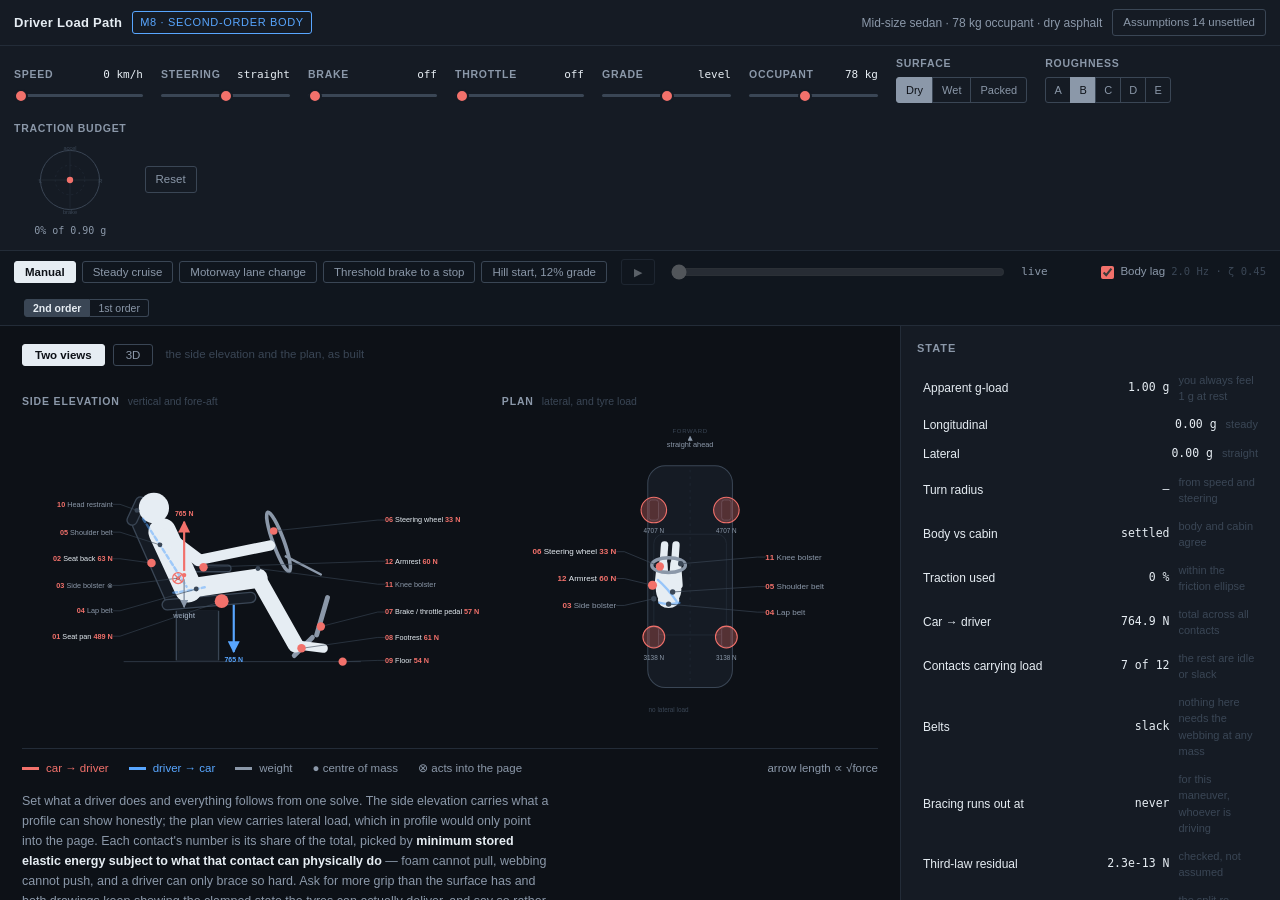
<file: index.html>
<!doctype html>
<html lang="en">
<head>
<meta charset="utf-8">
<meta name="viewport" content="width=device-width, initial-scale=1">
<title>Driver Load Path — where the car touches you</title>
<link rel="icon" href="data:image/svg+xml,%3Csvg xmlns='http://www.w3.org/2000/svg' viewBox='0 0 32 32'%3E%3Ccircle cx='13' cy='9' r='4' fill='%23e6edf3'/%3E%3Cpath d='M13 13 L11 21 L22 21' stroke='%23e6edf3' stroke-width='5' fill='none' stroke-linecap='round' stroke-linejoin='round'/%3E%3Cpath d='M24 16 V7' stroke='%23f2716b' stroke-width='2.4' fill='none'/%3E%3Cpath d='M24 5 l3 4 h-6z' fill='%23f2716b'/%3E%3Cpath d='M6 18 v9' stroke='%2358a6ff' stroke-width='2.4' fill='none'/%3E%3Cpath d='M6 29 l-3-4 h6z' fill='%2358a6ff'/%3E%3C/svg%3E">
<link rel="stylesheet" href="styles.css">
</head>
<body>
  <header id="toolbar">
    <span class="brand">Driver&nbsp;Load&nbsp;Path</span>
    <span class="milestone">M8 · second-order body</span>
    <div class="spacer"></div>
    <span id="readout" class="readout"></span>
    <button id="btn-assumptions" class="ghost" type="button">Assumptions</button>
  </header>

  <div id="controls"></div>
  <div id="transport"></div>
  <p id="limit-banner" class="limit-banner" hidden></p>

  <main id="stage">
    <section id="figure-wrap">
      <div class="view-switch">
        <button type="button" class="vs-btn on" data-view="2d">Two views</button>
        <button type="button" class="vs-btn" data-view="3d">3D</button>
        <span class="vs-note" id="vs-note">the side elevation and the plan, as built</span>
      </div>
      <div id="pane-3d" hidden>
        <h2 class="fig-title">The resultant, in three dimensions <span>drag to orbit</span></h2>
        <div id="scene3d"></div>
        <p class="sc-readout" id="scene3d-readout"></p>
        <p class="caption">
          The side elevation carries x and z; the plan carries x and y. Between
          them they cover all three axes but never at once, and in a
          <strong>combined maneuver</strong> — braking while turning — the force
          into the driver has all three components simultaneously. So the same
          vector is drawn three times here from one origin at one scale: whole,
          then with the lateral axis dropped (all the side elevation can hold),
          then with the vertical dropped (all the plan can hold). The dashed
          arrows are visibly shorter and point somewhere else; the angle on each
          is how far the force leans out of that drawing's plane. That is what
          the &otimes; in the side view has been admitting since M1, measured.
          There is no body in this view: a figure was built, and cut, because at
          every camera angle it read as a zigzag rather than a driver and drew
          the eye away from the one thing the view is for.
        </p>
      </div>
      <div class="figures">
        <div class="fig-col">
          <h2 class="fig-title">Side elevation <span>vertical and fore-aft</span></h2>
          <div id="figure"></div>
        </div>
        <div class="fig-col fig-col-plan">
          <h2 class="fig-title">Plan <span>lateral, and tyre load</span></h2>
          <div id="figure-plan"></div>
        </div>
      </div>
      <p class="legend">
        <span class="key act">car → driver</span>
        <span class="key react">driver → car</span>
        <span class="key grav">weight</span>
        <span class="key sym">● centre of mass</span>
        <span class="key sym">⊗ acts into the page</span>
        <span class="scale">arrow length ∝ √force</span>
      </p>
      <p class="caption">
        Set what a driver does and everything follows from one solve. The side
        elevation carries what a profile can show honestly; the plan view
        carries lateral load, which in profile would only point into the page.
        Each contact's number is its share of the total, picked by
        <strong>minimum stored elastic energy subject to what that contact can
        physically do</strong> — foam cannot pull, webbing cannot push, and a
        driver can only brace so hard. Ask for more grip than the surface has
        and both drawings keep showing the clamped state the tyres can actually
        deliver, and say so rather than extrapolating.
      </p>
      <p class="caption">
        With <strong>body lag</strong> on, the occupant follows the cabin as a
        <strong>mass on a spring</strong> — 2.0&nbsp;Hz, damping 0.45 — so
        mid-maneuver the two drawings deliberately disagree: the tyre loads in
        plan have already moved while the body in elevation is still arriving.
        Then it arrives and keeps going. At the end of a hard stop the car is
        stationary and the occupant is still rocking, which is the part you
        actually feel and the part the model could not show until M8. The
        <em>1st order</em> button runs the older response for comparison: it
        reaches 90% in 0.58&nbsp;s instead of 0.16&nbsp;s and, being
        first-order, cannot overshoot at all. The gap is the readout marked
        <em>body vs cabin</em>, and it says whether the occupant is still
        arriving or has gone past. It closes to nothing whenever the inputs
        hold still, so every settled number is the same with the lag on or
        off, either model — asserted by a test against both.
      </p>
      <section id="vib-block">
        <h2 class="fig-title">Vibration <span>a different quantity, in different units</span></h2>
        <div id="spectrum"></div>
        <p class="caption">
          Everything above is force in newtons at one instant. This is
          <strong>whole-body vibration</strong>: a weighted RMS acceleration in
          m/s² spread over frequency, evaluated per ISO 2631-1. The two are
          deliberately not combined — a comfort index averaged into a force
          arrow would satisfy neither. They share the speed and the road, and
          nothing else. The <em>weighted</em> trace is what the seated body is
          sensitive to; the gap between it and the raw trace is the human
          weighting doing its work, discarding energy the seat really does
          deliver but the body barely registers.
        </p>
      </section>
    </section>

    <aside id="panel">
      <section>
        <h2>State</h2>
        <div id="state-rows" class="rows"></div>
      </section>

      <section>
        <h2>Ride <span class="count">ISO 2631-1</span></h2>
        <div id="vib-rows" class="rows"></div>
        <div id="vib-bands"></div>
      </section>

      <section>
        <h2>Contacts <span class="count">12</span></h2>
        <div id="contact-rows" class="rows"></div>
      </section>

      <section>
        <h2>Selected</h2>
        <div id="detail"></div>
      </section>

      <section>
        <h2>Body segments <span class="count">14</span></h2>
        <p class="muted">
          Force each segment needs just to be held up, from equation 5. A hand
          weighs little; a trunk is half of you.
        </p>
        <div id="segment-rows" class="rows"></div>
      </section>

      <section>
        <h2>Numbers you should not quote yet</h2>
        <p class="muted">
          The force split leans on these first. Full list in
          <strong>Assumptions</strong>, top right.
        </p>
        <div id="caveats"></div>
      </section>
    </aside>
  </main>

  <script src="js/model/constants.js"></script>
  <script src="js/model/touchpoints.js"></script>
  <script src="js/model/vehicle.js"></script>
  <script src="js/model/occupant.js"></script>
  <script src="js/model/contacts.js"></script>
  <script src="js/model/scenarios.js"></script>
  <script src="js/model/vibration.js"></script>
  <script src="js/model/anatomy.js"></script>
  <script src="js/view2d/vectors.js"></script>
  <script src="js/view2d/side.js"></script>
  <script src="js/view2d/plan.js"></script>
  <script src="js/view2d/spectrum.js"></script>
  <script src="js/view3d/scene.js"></script>
  <script src="js/ui/assumptions.js"></script>
  <script src="js/ui/controls.js"></script>
  <script src="js/ui/transport.js"></script>
  <script src="js/app.js"></script>
</body>
</html>
</file>
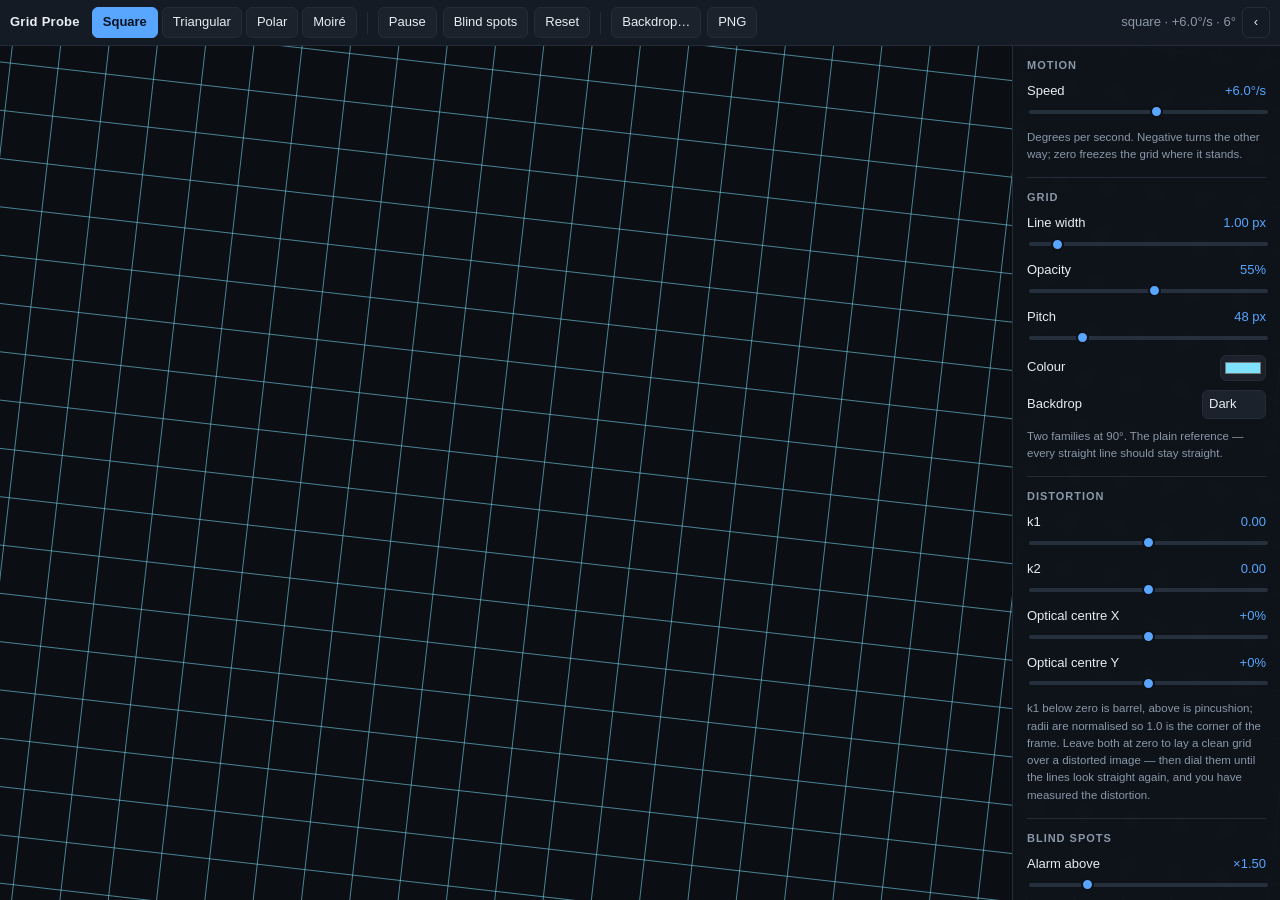
<file: apps/gridprobe/index.html>
<!doctype html>
<html lang="en">
<head>
<meta charset="utf-8">
<meta name="viewport" content="width=device-width, initial-scale=1">
<title>Grid Probe — rotating grid, blind spots</title>
<link rel="icon" href="data:image/svg+xml,%3Csvg xmlns='http://www.w3.org/2000/svg' viewBox='0 0 32 32'%3E%3Cg stroke='%2358a6ff' stroke-width='1.6' fill='none' transform='rotate(18 16 16)'%3E%3Cpath d='M4 10h24M4 16h24M4 22h24M10 4v24M16 4v24M22 4v24'/%3E%3C/g%3E%3Ccircle cx='21' cy='11' r='4.5' fill='%23f2716b' opacity='.85'/%3E%3C/svg%3E">
<link rel="stylesheet" href="styles.css">
</head>
<body>
  <header id="toolbar">
    <span class="brand">Grid&nbsp;Probe</span>

    <div class="forms" role="group" aria-label="Grid form">
      <button class="form active" data-form="square" title="Square grid (1)">Square</button>
      <button class="form" data-form="triangular" title="Triangular grid (2)">Triangular</button>
      <button class="form" data-form="polar" title="Rings and spokes (3)">Polar</button>
      <button class="form" data-form="moire" title="Two counter-rotating grids (4)">Moiré</button>
    </div>

    <div class="sep"></div>

    <button id="btn-play" title="Pause / resume rotation (Space)">Pause</button>
    <button id="btn-blind" title="Show the blind-spot map (B)">Blind spots</button>
    <button id="btn-reset" title="Back to defaults (R)">Reset</button>

    <div class="sep"></div>

    <button id="btn-image" title="Use a screenshot or photo as the backdrop">Backdrop…</button>
    <button id="btn-png" title="Save the current frame as .png">PNG</button>

    <div class="spacer"></div>
    <span id="readout" class="readout"></span>
    <button id="btn-panel" class="ghost" title="Hide the controls (H)">‹</button>
    <input type="file" id="file-input" accept="image/*" hidden>
  </header>

  <main id="stage">
    <canvas id="canvas"></canvas>

    <aside id="panel">
      <section>
        <h2>Motion</h2>
        <label>Speed <output id="v-speed"></output>
          <input id="speed" type="range" min="-90" max="90" step="0.5" value="6">
        </label>
        <p class="note">Degrees per second. Negative turns the other way; zero freezes the grid where it stands.</p>
      </section>

      <section>
        <h2>Grid</h2>
        <label>Line width <output id="v-width"></output>
          <input id="width" type="range" min="0.25" max="8" step="0.25" value="1">
        </label>
        <label>Opacity <output id="v-opacity"></output>
          <input id="opacity" type="range" min="0.05" max="1" step="0.05" value="0.55">
        </label>
        <label>Pitch <output id="v-pitch"></output>
          <input id="pitch" type="range" min="8" max="200" step="2" value="48">
        </label>
        <label id="row-spokes" hidden>Spokes <output id="v-spokes"></output>
          <input id="spokes" type="range" min="3" max="36" step="1" value="12">
        </label>
        <label class="inline">Colour
          <input id="colour" type="color" value="#7fe3ff">
        </label>
        <label class="inline">Backdrop
          <select id="backdrop">
            <option value="dark">Dark</option>
            <option value="light">Light</option>
            <option value="grey">Mid grey</option>
            <option value="checker">Checker</option>
            <option value="image">Image…</option>
          </select>
        </label>
        <p class="note" id="form-note"></p>
      </section>

      <section>
        <h2>Distortion</h2>
        <label>k1 <output id="v-k1"></output>
          <input id="k1" type="range" min="-0.6" max="0.6" step="0.01" value="0">
        </label>
        <label>k2 <output id="v-k2"></output>
          <input id="k2" type="range" min="-0.4" max="0.4" step="0.01" value="0">
        </label>
        <label>Optical centre X <output id="v-ox"></output>
          <input id="ox" type="range" min="-40" max="40" step="1" value="0">
        </label>
        <label>Optical centre Y <output id="v-oy"></output>
          <input id="oy" type="range" min="-40" max="40" step="1" value="0">
        </label>
        <p class="note">k1 below zero is barrel, above is pincushion; radii are normalised so 1.0 is the corner of the frame. Leave both at zero to lay a clean grid over a distorted image — then dial them until the lines look straight again, and you have measured the distortion.</p>
      </section>

      <section>
        <h2>Blind spots</h2>
        <label>Alarm above <output id="v-threshold"></output>
          <input id="threshold" type="range" min="1.05" max="3" step="0.05" value="1.5">
        </label>
        <div class="legend" aria-hidden="true"></div>
        <div class="legend-scale"><span>tight</span><span>nominal</span><span>blind</span></div>
        <dl id="stats">
          <dt>Worst gap</dt><dd id="s-worst">—</dd>
          <dt>Over alarm</dt><dd id="s-over">—</dd>
          <dt>Unmapped</dt><dd id="s-unmapped">—</dd>
          <dt>Probe</dt><dd id="s-probe">click the canvas</dd>
        </dl>
        <p class="note">Every cell is scored by the widest gap that opens around it during a full turn, divided by the gap a clean grid of this pitch would leave. ×1 is as good as undistorted; ×2 means something twice as big can hide there.</p>
      </section>

      <section>
        <h2>Keys</h2>
        <dl class="keys">
          <dt>1–4</dt><dd>grid form</dd>
          <dt>Space</dt><dd>pause / resume</dd>
          <dt>B</dt><dd>blind-spot map</dd>
          <dt>[ ]</dt><dd>slower / faster</dd>
          <dt>− +</dt><dd>pitch</dd>
          <dt>H</dt><dd>hide the controls</dd>
          <dt>R</dt><dd>reset</dd>
        </dl>
      </section>
    </aside>
  </main>

  <script src="js/distort.js"></script>
  <script src="js/grid.js"></script>
  <script src="js/analyze.js"></script>
  <script src="js/render.js"></script>
  <script src="js/app.js"></script>
</body>
</html>
</file>
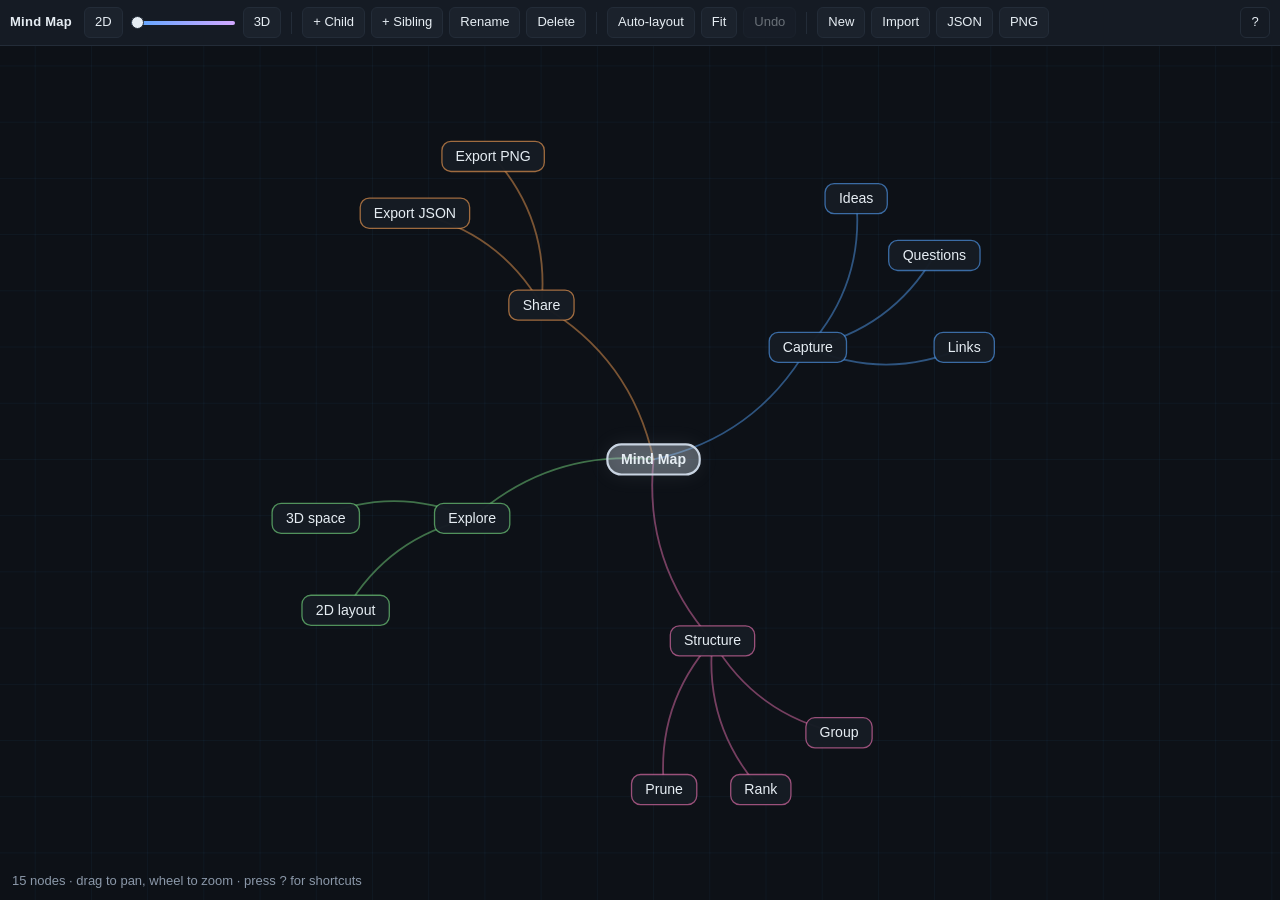
<file: apps/mindmap/index.html>
<!doctype html>
<html lang="en">
<head>
<meta charset="utf-8">
<meta name="viewport" content="width=device-width, initial-scale=1">
<title>Mind Map — 2D / 3D</title>
<link rel="icon" href="data:image/svg+xml,%3Csvg xmlns='http://www.w3.org/2000/svg' viewBox='0 0 32 32'%3E%3Cpath d='M16 16 26 8 M16 16 26 24 M16 16 6 16' stroke='%2358a6ff' stroke-width='2' fill='none'/%3E%3Ccircle cx='16' cy='16' r='5' fill='%2358a6ff'/%3E%3Ccircle cx='26' cy='8' r='3.5' fill='%23f778ba'/%3E%3Ccircle cx='26' cy='24' r='3.5' fill='%237ee787'/%3E%3Ccircle cx='6' cy='16' r='3.5' fill='%23ffa657'/%3E%3C/svg%3E">
<link rel="stylesheet" href="styles.css">
</head>
<body>
  <header id="toolbar">
    <span class="brand">Mind&nbsp;Map</span>

    <div class="modes" role="group" aria-label="View mode">
      <button id="mode-2d" class="mode active" data-mode="2d" title="Flat view (2)">2D</button>
      <input id="scrub" type="range" min="0" max="1" step="0.01" value="0"
             title="Hold the map anywhere between the two views"
             aria-label="Blend between the flat and the orbit view">
      <button id="mode-3d" class="mode" data-mode="3d" title="Orbit view (3)">3D</button>
    </div>

    <div class="sep"></div>

    <button id="btn-child" title="Add child of selection (Tab)">+ Child</button>
    <button id="btn-sibling" title="Add sibling of selection (Enter)">+ Sibling</button>
    <button id="btn-rename" title="Rename selection (F2 / double-click)">Rename</button>
    <button id="btn-delete" title="Delete selection and its branch (Delete)">Delete</button>

    <div class="sep"></div>

    <button id="btn-layout" title="Re-run automatic layout (L)">Auto-layout</button>
    <button id="btn-fit" title="Fit map to screen (F)">Fit</button>
    <button id="btn-undo" title="Undo (Ctrl+Z)">Undo</button>

    <div class="sep"></div>

    <button id="btn-new" title="Start a new map">New</button>
    <button id="btn-import" title="Load a map from a .json file">Import</button>
    <button id="btn-json" title="Save the map as .json">JSON</button>
    <button id="btn-png" title="Save the current view as .png">PNG</button>

    <div class="spacer"></div>
    <button id="btn-help" class="ghost" title="Keyboard shortcuts (?)">?</button>
    <input type="file" id="file-input" accept="application/json,.json" hidden>
  </header>

  <main id="stage">
    <canvas id="canvas"></canvas>
    <input id="editor" type="text" spellcheck="false" hidden>
    <div id="hint"></div>
  </main>

  <aside id="help" hidden>
    <h2>Shortcuts</h2>
    <dl>
      <dt>Tab</dt><dd>new child of the selected node</dd>
      <dt>Enter</dt><dd>new sibling of the selected node</dd>
      <dt>F2 / double-click</dt><dd>rename a node</dd>
      <dt>Delete</dt><dd>remove the node and everything under it</dd>
      <dt>Arrow keys</dt><dd>walk the tree (parent / child / siblings)</dd>
      <dt>2 / 3</dt><dd>switch between the flat and orbit view</dd>
      <dt>slider</dt><dd>hold the map part-way between the two</dd>
      <dt>L</dt><dd>re-run the automatic layout</dd>
      <dt>F</dt><dd>fit the whole map on screen</dd>
      <dt>Ctrl+Z</dt><dd>undo</dd>
      <dt>?</dt><dd>show or hide this panel</dd>
    </dl>
    <h2>Mouse</h2>
    <dl>
      <dt>Drag a node</dt><dd>move it (in 3D it slides on the screen plane)</dd>
      <dt>Shift + drag onto a node</dt><dd>re-parent the dragged branch</dd>
      <dt>Drag the background</dt><dd>pan in 2D, orbit in 3D</dd>
      <dt>Wheel</dt><dd>zoom in 2D, dolly in 3D</dd>
      <dt>Double-click the background</dt><dd>add a node there</dd>
    </dl>
    <p class="note">The map is saved in this browser automatically.</p>
  </aside>

  <script src="js/model.js"></script>
  <script src="js/layout.js"></script>
  <script src="js/camera.js"></script>
  <script src="js/render.js"></script>
  <script src="js/app.js"></script>
</body>
</html>
</file>
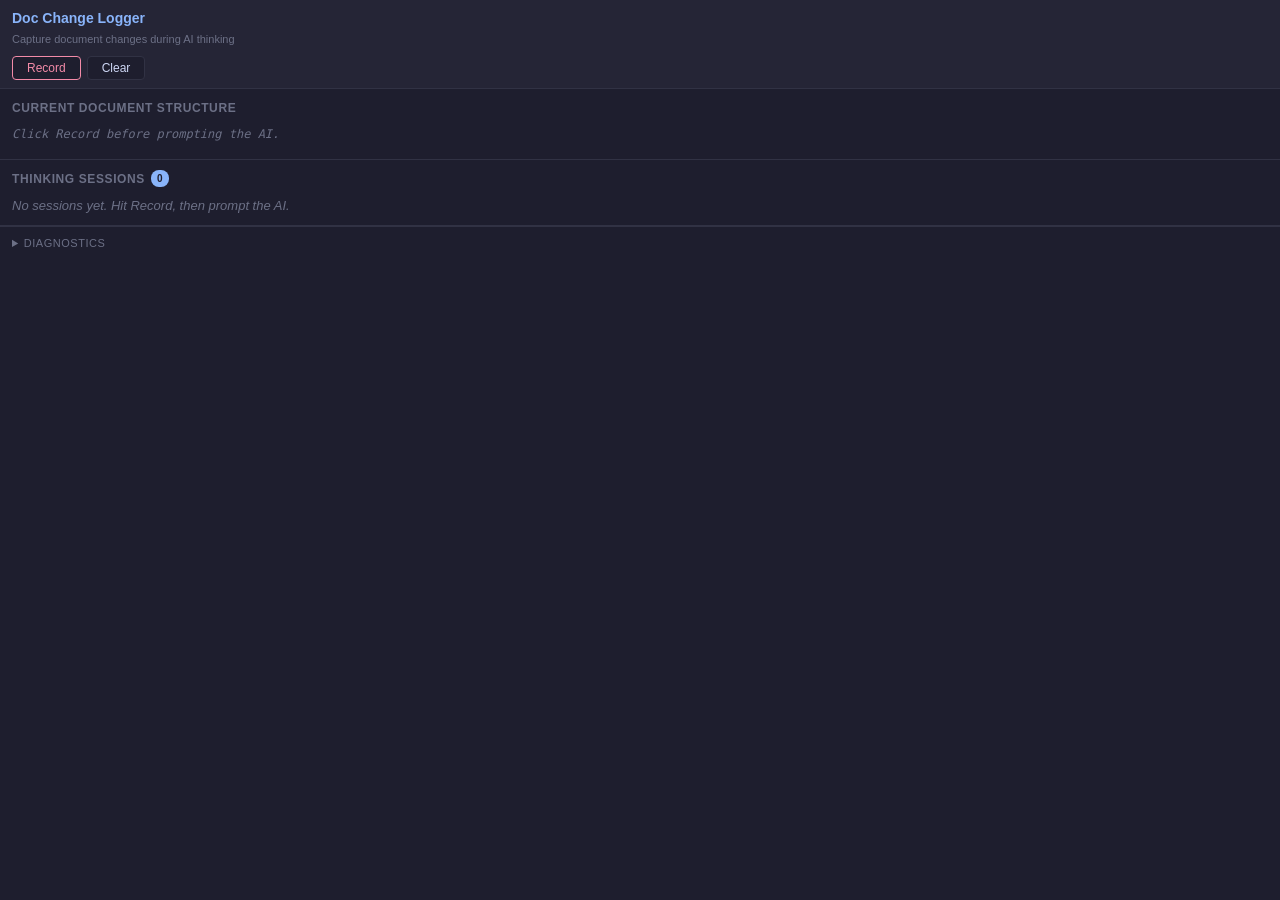
<file: extension/src/panel.html>
<!DOCTYPE html>
<html lang="en">
<head>
  <meta charset="UTF-8">
  <meta name="viewport" content="width=device-width, initial-scale=1.0">
  <title>Doc Change Logger</title>
  <link rel="stylesheet" href="panel.css">
</head>
<body>
  <header>
    <h1>Doc Change Logger</h1>
    <p class="subtitle">Capture document changes during AI thinking</p>
    <div class="toolbar">
      <button id="btn-record" class="btn-record" title="Start recording">Record</button>
      <button id="btn-clear" title="Clear all sessions">Clear</button>
    </div>
  </header>

  <section id="recording-banner" class="recording-banner hidden">
    <span class="recording-dot"></span>
    <span>Recording&hellip;</span>
    <span id="recording-timer" class="recording-timer">0:00</span>
  </section>

  <section id="current-state">
    <h2>Current Document Structure</h2>
    <div id="outline-tree" class="outline-tree">
      <em class="muted">Click Record before prompting the AI.</em>
    </div>
    <div id="page-meta" class="page-meta"></div>
  </section>

  <section id="sessions-section">
    <h2>Thinking Sessions <span id="session-count" class="badge">0</span></h2>
    <div id="session-list">
      <em class="muted">No sessions yet. Hit Record, then prompt the AI.</em>
    </div>
  </section>

  <details id="debug-section" class="debug-section">
    <summary>Diagnostics</summary>
    <div class="debug-body">
      <div class="debug-row">
        <span class="debug-label">Content script</span>
        <span id="dbg-content" class="debug-value status-unknown">checking&hellip;</span>
      </div>
      <div class="debug-row">
        <span class="debug-label">Target tab</span>
        <span id="dbg-tab" class="debug-value">--</span>
      </div>
      <div class="debug-row">
        <span class="debug-label">Recording state</span>
        <span id="dbg-recording" class="debug-value">idle</span>
      </div>
      <div class="debug-row">
        <span class="debug-label">Messages received</span>
        <span id="dbg-msg-count" class="debug-value">0</span>
      </div>
      <div class="debug-row">
        <span class="debug-label">Last message</span>
        <span id="dbg-last-msg" class="debug-value">--</span>
      </div>
      <button id="btn-ping" class="btn-debug" title="Ping the content script">Ping Content Script</button>
      <h3 class="debug-log-title">Event Log</h3>
      <div id="dbg-log" class="debug-log"></div>
    </div>
  </details>

  <script src="panel.js"></script>
</body>
</html>
</file>
<file: styles.css>
/* Driver Load Path — M1.
   Follows the house palette set by apps/gridprobe so the two read as one repo.
   The one addition is a meaning-bearing pair: --act is the car acting on the
   driver, --react is the driver acting on the car. Those two colours are never
   used for anything else. */
:root {
  --bg: #0d1117;
  --bg-soft: #151b24;
  --bg-sunk: #10161e;
  --line: #232c38;
  --line-strong: #3a4655;
  --fg: #e6edf3;
  --fg-dim: #8b98a9;
  --act: #f2716b;          /* car → driver */
  --react: #58a6ff;        /* driver → car */
  --warn: #d9a441;
  /* The vibration channel. A third meaning-bearing hue, deliberately not --act
     or --react: those two encode direction of action on a force, and vibration
     has no direction and is not a force. Validated against this surface for the
     lightness band, chroma floor, CVD separation and contrast. */
  --vib: #8f6ee0;
  --vib-soft: #6d55ab;
  --ok: #57ab5a;
  --toolbar-h: 46px;
  --panel-w: 380px;
}

* { box-sizing: border-box; }

html, body {
  margin: 0;
  height: 100%;
  background: var(--bg);
  color: var(--fg);
  font: 13px/1.5 ui-sans-serif, -apple-system, "Segoe UI", Roboto, "Helvetica Neue", sans-serif;
}
body { display: flex; flex-direction: column; overflow: hidden; }

#toolbar {
  display: flex; align-items: center; gap: 10px;
  height: var(--toolbar-h); padding: 0 14px; flex: none;
  background: var(--bg-soft); border-bottom: 1px solid var(--line);
  user-select: none;
}
.brand { font-weight: 600; letter-spacing: .02em; }
.milestone {
  font-size: 11px; letter-spacing: .06em; text-transform: uppercase;
  color: var(--react); border: 1px solid var(--react);
  border-radius: 3px; padding: 2px 7px;
}
.spacer { flex: 1; }
.readout { color: var(--fg-dim); font-size: 12px; }

#stage { flex: 1; display: flex; min-height: 0; }

#figure-wrap {
  flex: 1; min-width: 0; display: flex; flex-direction: column;
  padding: 18px 22px 20px; gap: 14px; overflow-y: auto;
}
#figure { flex: none; }
.side-view { display: block; width: 100%; height: auto; max-height: 62vh; }

.legend {
  display: flex; flex-wrap: wrap; gap: 6px 20px; margin: 0;
  font-size: 11.5px; color: var(--fg-dim);
  border-top: 1px solid var(--line); padding-top: 11px;
}
.key { display: inline-flex; align-items: center; gap: 7px; }
.key::before {
  content: ''; width: 17px; height: 3px; background: currentColor; flex: none;
}
.key.act { color: var(--act); }
.key.react { color: var(--react); }
.key.grav { color: var(--fg-dim); }
.key.sym::before { display: none; }
.scale { margin-left: auto; font-variant-numeric: tabular-nums; }

.caption {
  margin: 0; max-width: 76ch; color: var(--fg-dim); font-size: 12.5px; line-height: 1.6;
}
.caption strong { color: var(--fg); font-weight: 600; }

/* ---------- figure internals ---------- */
.contact-label { font-size: 12px; fill: var(--fg-dim); }
.contact-n { fill: var(--act); font-weight: 600; }
.contact .dot { fill: var(--line-strong); }
.contact.is-active .dot { fill: var(--act); }
.contact.is-active .contact-label { fill: var(--fg); }
.contact { cursor: pointer; }
.contact:focus { outline: none; }
/* Selection must not resize the marker: radius already encodes load, so
   forcing r here made the most-loaded contact shrink when you clicked it.
   Ring it instead and leave the size alone. */
.contact.is-selected .dot { fill: var(--react); stroke: var(--react); stroke-width: 3; stroke-opacity: .35; }
.contact.is-selected .contact-label { fill: var(--react); font-weight: 600; }
.contact.is-selected .leader path { stroke: var(--react); }
.contact:focus-visible .contact-label { text-decoration: underline; }
.vec-label { font-size: 11.5px; font-weight: 600; }
.note-label { font-size: 10.5px; }

/* ---------- panel ---------- */
#panel {
  width: var(--panel-w); flex: none; overflow-y: auto;
  background: var(--bg-soft); border-left: 1px solid var(--line);
  padding: 0 0 28px;
}
#panel section { padding: 14px 16px; border-bottom: 1px solid var(--line); }
#panel h2 {
  margin: 0 0 10px; font-size: 11px; letter-spacing: .09em;
  text-transform: uppercase; color: var(--fg-dim); font-weight: 600;
  display: flex; align-items: baseline; gap: 8px;
}
.count { color: var(--line-strong); font-size: 11px; letter-spacing: 0; }
.muted { color: var(--fg-dim); font-size: 12px; margin: 0 0 10px; line-height: 1.55; }

.rows { display: flex; flex-direction: column; gap: 1px; }
.row {
  display: flex; align-items: center; gap: 9px;
  padding: 5px 6px; border-radius: 3px; font-size: 12px;
}
.row .k { flex: 1; min-width: 0; }
.row .v {
  font-variant-numeric: tabular-nums; color: var(--fg);
  font-family: ui-monospace, SFMono-Regular, Menlo, monospace; font-size: 11.5px;
}
.row .note { color: var(--line-strong); font-size: 11px; flex: none; max-width: 13ch; }

.row.seg .k { flex: 0 0 9.5em; color: var(--fg-dim); }
.row.seg .v { flex: 0 0 4.6em; text-align: right; }
.bar { flex: 1; height: 4px; background: var(--bg-sunk); border-radius: 2px; overflow: hidden; }
.bar i { display: block; height: 100%; background: var(--act); opacity: .75; }

.contact-row { cursor: pointer; }
.contact-row:hover, .contact-row.sel { background: var(--bg-sunk); }
.contact-row.sel { box-shadow: inset 2px 0 0 var(--react); }
.contact-row:focus-visible { outline: 1px solid var(--react); outline-offset: -1px; }
.contact-row .n {
  font-family: ui-monospace, monospace; font-size: 11px;
  color: var(--act); flex: none; width: 1.8em;
}
.contact-row.off .n { color: var(--line-strong); }
.contact-row.off .k { color: var(--fg-dim); }
.contact-row .state {
  font-size: 10.5px; letter-spacing: .04em; text-transform: uppercase;
  color: var(--ok); flex: none; width: 4.4em; text-align: right;
}
.contact-row.off .state { color: var(--line-strong); }

.pill {
  font-size: 10px; letter-spacing: .05em; text-transform: uppercase;
  padding: 1px 6px; border-radius: 2px; border: 1px solid var(--line-strong);
  color: var(--fg-dim); flex: none;
}
.pill.compression { border-color: #3f5a44; color: #8fbf96; }
.pill.tension { border-color: #3d4f6b; color: #8fb4e0; }
.pill.bidirectional { border-color: #5c4a34; color: #d0a877; }
.pill.corroborated { border-color: #3d4f6b; color: #8fb4e0; }
.pill.placeholder { border-color: #5c4a34; color: var(--warn); }

/* ---------- detail ---------- */
#detail h3 { margin: 0 0 3px; font-size: 14px; font-weight: 600; }
#detail h3 .n { color: var(--act); font-family: ui-monospace, monospace; font-size: 12px; }
#detail .anat { margin: 0 0 11px; color: var(--fg-dim); font-size: 12px; }
.pair { display: flex; flex-direction: column; gap: 7px; }
.half {
  border-left: 2px solid; padding: 6px 0 6px 10px;
  display: flex; flex-direction: column; gap: 2px;
}
.half.act { border-color: var(--act); }
.half.react { border-color: var(--react); }
.half .dir {
  font-size: 10px; letter-spacing: .07em; text-transform: uppercase; font-weight: 600;
}
.half.act .dir { color: var(--act); }
.half.react .dir { color: var(--react); }
.half .what { font-size: 12px; color: var(--fg); line-height: 1.45; }
.meta {
  display: flex; flex-wrap: wrap; gap: 4px 14px; margin-top: 11px;
  font-size: 11px; color: var(--fg-dim);
}

/* ---------- caveats ---------- */
.caveat {
  display: flex; flex-direction: column; gap: 4px;
  padding: 8px 0; border-bottom: 1px solid var(--line);
}
.caveat:last-child { border-bottom: none; }
.caveat .pill { align-self: flex-start; }
.caveat .ck {
  font-family: ui-monospace, monospace; font-size: 11px; color: var(--fg);
}
.caveat .cv { font-size: 11.5px; color: var(--fg-dim); line-height: 1.5; }

/* Below 900px the two-column flex layout collapses the figure to nothing,
   because the panel's content claims the whole column. Drop out of flex
   entirely rather than trying to referee it: the page becomes an ordinary
   scrolling document, figure first, panel under it. */
@media (max-width: 900px) {
  html, body { height: auto; overflow: visible; }
  body { display: block; }
  #toolbar {
    height: auto; min-height: var(--toolbar-h);
    flex-wrap: wrap; padding: 8px 14px; row-gap: 4px;
  }
  .readout { flex-basis: 100%; }
  .spacer { display: none; }
  #stage { display: block; min-height: 0; }
  #figure-wrap { padding: 16px 14px 18px; display: block; }
  #figure { margin-bottom: 14px; }
  #panel { width: auto; border-left: none; border-top: 1px solid var(--line); }
  .side-view { max-height: none; }
  .legend { margin-bottom: 12px; }
  .row .note { display: none; }
}
@media (prefers-reduced-motion: reduce) { * { transition: none !important; } }

/* ---------- M2: force values, and the provenance drawer ---------- */
.contact-force { fill: var(--act); font-weight: 600; }
.contact.is-idle .contact-force { fill: var(--line-strong); }
.contact.is-selected .contact-force { fill: var(--react); }

.row.contact-row .v.force {
  flex: 0 0 4.4em; text-align: right; font-size: 11.5px;
}
.row.contact-row.off .v.force { color: var(--line-strong); }
.row.contact-row .bar { flex: 0 0 2.4em; }
/* The longest label, "Brake / throttle pedal", wrapped to two lines and threw
   that row out of alignment with the other eleven. */
.row.contact-row { gap: 7px; }
.row.contact-row .k { white-space: nowrap; overflow: hidden; text-overflow: ellipsis; }
.row.contact-row .pill { font-size: 9.5px; padding: 1px 5px; }
.row.contact-row .bar i { background: var(--act); }

.detail-force {
  display: flex; align-items: baseline; gap: 9px; margin: 10px 0 4px;
  padding: 8px 10px; background: var(--bg-sunk); border-left: 2px solid var(--act);
}
.detail-force.idle { border-left-color: var(--line-strong); }
.detail-force .fv {
  font-family: ui-monospace, monospace; font-size: 17px; font-weight: 600;
  color: var(--act); font-variant-numeric: tabular-nums;
}
.detail-force.idle .fv { color: var(--fg-dim); font-size: 13px; }
.detail-force .fl { font-size: 11px; color: var(--fg-dim); line-height: 1.4; }

button.ghost {
  background: transparent; color: var(--fg-dim);
  border: 1px solid var(--line-strong); border-radius: 3px;
  padding: 4px 10px; font: inherit; font-size: 11.5px; cursor: pointer;
}
button.ghost:hover { color: var(--fg); border-color: var(--fg-dim); }
button.ghost:focus-visible { outline: 2px solid var(--react); outline-offset: 1px; }
button.ghost[aria-expanded="true"] { color: var(--react); border-color: var(--react); }

.drawer {
  position: fixed; top: var(--toolbar-h); right: 0; bottom: 0; width: min(520px, 100%);
  background: var(--bg-soft); border-left: 1px solid var(--line-strong);
  box-shadow: -18px 0 40px rgba(0, 0, 0, .45);
  overflow-y: auto; z-index: 20; padding: 0 0 40px;
}
.drawer[hidden] { display: none; }
.drawer-head {
  position: sticky; top: 0; z-index: 1;
  display: flex; align-items: center; justify-content: space-between; gap: 12px;
  padding: 14px 18px; background: var(--bg-soft); border-bottom: 1px solid var(--line);
}
.drawer-head h2 { margin: 0; font-size: 14px; font-weight: 600; letter-spacing: 0; text-transform: none; }
.drawer-close {
  background: none; border: none; color: var(--fg-dim); font-size: 22px;
  line-height: 1; cursor: pointer; padding: 0 4px;
}
.drawer-close:hover { color: var(--fg); }
.drawer-close:focus-visible { outline: 2px solid var(--react); outline-offset: 2px; }
.drawer-lede { margin: 0; padding: 14px 18px; color: var(--fg-dim); font-size: 12.5px; line-height: 1.55; }

.prov-group { padding: 6px 18px 14px; border-top: 1px solid var(--line); }
.prov-group h3 { margin: 12px 0 4px; display: flex; align-items: center; gap: 9px; font-size: 12px; }
.grp-count { color: var(--line-strong); font-size: 11px; font-weight: 400; }
.grp-blurb { margin: 0 0 10px; color: var(--fg-dim); font-size: 11.5px; line-height: 1.5; }
.prov { padding: 9px 0; border-bottom: 1px solid var(--line); }
.prov:last-child { border-bottom: none; }
.prov-key { font-family: ui-monospace, monospace; font-size: 11.5px; color: var(--fg); }
.prov-val {
  font-family: ui-monospace, monospace; font-size: 11px; color: var(--react);
  margin-top: 2px; font-variant-numeric: tabular-nums;
}
.prov-src { font-size: 12px; color: var(--fg-dim); line-height: 1.5; margin-top: 4px; }
.prov-caveat {
  font-size: 11.5px; color: var(--warn); line-height: 1.5; margin-top: 6px;
  border-left: 2px solid var(--warn); padding-left: 9px;
}
.drawer-foot { padding: 14px 18px; border-top: 1px solid var(--line-strong); }
.drawer-foot p { margin: 0; color: var(--fg-dim); font-size: 11.5px; line-height: 1.55; }

@media (max-width: 900px) {
  .drawer { top: 0; width: 100%; border-left: none; }
  body.drawer-open { overflow: hidden; }
}

/* ---------- M3: the input strip, two views, the limit banner ---------- */
#controls { flex: none; background: var(--bg-soft); border-bottom: 1px solid var(--line); }
.ctl-strip {
  display: flex; align-items: flex-end; gap: 18px;
  padding: 10px 14px 12px; flex-wrap: wrap;
}
.ctl { display: flex; flex-direction: column; gap: 5px; min-width: 118px; }
.ctl-label {
  display: flex; align-items: baseline; justify-content: space-between; gap: 10px;
  font-size: 10.5px; letter-spacing: .07em; text-transform: uppercase;
  color: var(--fg-dim); font-weight: 600;
}
.ctl-val {
  font-family: ui-monospace, SFMono-Regular, Menlo, monospace; font-size: 11px;
  color: var(--fg); letter-spacing: 0; text-transform: none; font-weight: 500;
  font-variant-numeric: tabular-nums;
}
.ctl input[type="range"] {
  -webkit-appearance: none; appearance: none; width: 100%; height: 3px;
  background: var(--line-strong); border-radius: 2px; outline: none; margin: 6px 0;
}
.ctl input[type="range"]::-webkit-slider-thumb {
  -webkit-appearance: none; width: 14px; height: 14px; border-radius: 50%;
  background: var(--act); cursor: pointer; border: 2px solid var(--bg-soft);
}
.ctl input[type="range"]::-moz-range-thumb {
  width: 14px; height: 14px; border-radius: 50%; background: var(--act);
  cursor: pointer; border: 2px solid var(--bg-soft);
}
.ctl input[type="range"]:focus-visible { outline: 2px solid var(--react); outline-offset: 4px; }

.seg { display: flex; gap: 0; }
.seg-btn {
  background: transparent; color: var(--fg-dim); border: 1px solid var(--line-strong);
  padding: 4px 9px; font: inherit; font-size: 11px; cursor: pointer; margin-left: -1px;
}
.seg-btn:first-child { border-radius: 3px 0 0 3px; margin-left: 0; }
.seg-btn:last-child { border-radius: 0 3px 3px 0; }
.seg-btn.on { color: var(--bg); background: var(--fg-dim); border-color: var(--fg-dim); }
.seg-btn:focus-visible { outline: 2px solid var(--react); outline-offset: 1px; z-index: 1; }

.ctl-gauge { min-width: 104px; align-items: center; }
.gauge { width: 76px; height: 76px; display: block; }
.gauge-limit { transition: stroke .15s; }
.gauge.over .gauge-limit { stroke: var(--warn); }
.gauge-tick { font-size: 8px; }
.gauge-read {
  font-family: ui-monospace, monospace; font-size: 10px; color: var(--fg-dim);
  font-variant-numeric: tabular-nums; text-align: center;
}
.gauge-read.over { color: var(--warn); font-weight: 600; }
.ctl-reset { align-self: center; }

/* ---- M4 transport ---- */
#transport { flex: none; background: var(--bg-sunk); border-bottom: 1px solid var(--line); }
.transport {
  display: flex; align-items: center; gap: 14px;
  padding: 8px 14px; flex-wrap: wrap;
}
.tp-chips { display: flex; gap: 6px; flex-wrap: wrap; }
.tp-chip {
  background: transparent; border: 1px solid var(--line-strong); color: var(--fg-dim);
  border-radius: 3px; padding: 4px 10px; font-size: 11.5px; cursor: pointer;
  font-family: inherit;
}
.tp-chip:hover { color: var(--fg); border-color: var(--fg-dim); }
.tp-chip.on { background: var(--fg); border-color: var(--fg); color: var(--bg); font-weight: 600; }
.tp-play {
  background: transparent; border: 1px solid var(--line-strong); color: var(--fg);
  border-radius: 3px; width: 34px; height: 26px; cursor: pointer; font-size: 11px;
  font-family: inherit; line-height: 1;
}
.tp-play:disabled { opacity: .35; cursor: default; }
.tp-play:not(:disabled):hover { border-color: var(--fg-dim); }
.transport.playing .tp-play { border-color: var(--act); color: var(--act); }
.tp-scrub { flex: 1 1 200px; min-width: 140px; max-width: 620px; }
.tp-scrub:disabled { opacity: .35; }
.tp-clock {
  font-family: ui-monospace, SFMono-Regular, Menlo, monospace; font-size: 11px;
  color: var(--fg-dim); font-variant-numeric: tabular-nums; min-width: 10ch;
}
.transport.playing .tp-clock { color: var(--act); }
.tp-lag {
  display: flex; align-items: center; gap: 6px; font-size: 11.5px;
  color: var(--fg-dim); cursor: pointer; user-select: none;
}
.tp-lag input { margin: 0; accent-color: var(--act); }
.tp-tau {
  font-family: ui-monospace, SFMono-Regular, Menlo, monospace; font-size: 10.5px;
  color: var(--line-strong);
}
.tp-blurb {
  margin: 0; padding: 0 14px 10px; max-width: 92ch;
  font-size: 12px; color: var(--fg-dim); line-height: 1.55;
}
.tp-blurb[hidden] { display: none; }
.row.transient .v { color: var(--act); }

.limit-banner {
  flex: none; margin: 0; padding: 8px 16px; font-size: 12px; line-height: 1.5;
  background: rgba(217, 164, 65, .11); color: var(--warn);
  border-bottom: 1px solid var(--line);
}
.limit-banner[hidden] { display: none; }

/* [hidden] must come with the display rule. `.figures { display: flex }` beat
   the UA stylesheet's [hidden]{display:none} — any author display wins — so the
   view switch set the attribute, reported hidden:true when asked, and drew both
   views anyway. It read as working on a desktop only because the 3D pane pushed
   the 2D figures below the fold. Checking the PROPERTY is what hid it; a phone
   screenshot is what found it. */
.figures[hidden] { display: none; }
.figures { display: flex; gap: 20px; align-items: flex-start; min-width: 0; }
.fig-col { min-width: 0; display: flex; flex-direction: column; gap: 6px; }
.fig-col:first-child { flex: 1 1 55%; }
.fig-col-plan { flex: 1 1 45%; }
.fig-title {
  margin: 0; font-size: 10.5px; letter-spacing: .08em; text-transform: uppercase;
  color: var(--fg-dim); font-weight: 600; display: flex; gap: 8px; align-items: baseline;
}
.fig-title span { color: var(--line-strong); letter-spacing: 0; text-transform: none; font-weight: 400; }
.plan-view { display: block; width: 100%; height: auto; max-height: 58vh; }
.patch-label { font-size: 9.5px; font-variant-numeric: tabular-nums; }
.plan-heading { font-size: 11px; }
.plan-axis { font-size: 9px; letter-spacing: .1em; text-transform: uppercase; }

.row.warn .v { color: var(--warn); font-weight: 600; }

@media (max-width: 1180px) {
  .figures { flex-direction: column; }
  .fig-col, .fig-col-plan { flex: none; width: 100%; }
  .plan-view { max-height: none; }
}
@media (max-width: 900px) {
  .ctl-strip { gap: 12px; padding: 10px 14px; }
  .transport { gap: 10px; padding: 8px 14px; }
  .tp-scrub { flex-basis: 100%; }
  .ctl { min-width: calc(50% - 8px); flex: 1 1 calc(50% - 8px); }
  .ctl-gauge, .ctl-surface { flex-basis: 100%; }
}

.plan-lat-label { font-size: 9.5px; }


/* ---- M5 vibration: spectrum chart and ride panel ---- */
#vib-block { margin-top: 26px; padding-top: 20px; border-top: 1px solid var(--line); }
#spectrum { margin-top: 10px; }
.spectrum { display: block; width: 100%; height: auto; }
.spec-region { fill: var(--vib); opacity: .07; }
.spec-region-label {
  font-family: ui-monospace, SFMono-Regular, Menlo, monospace; font-size: 9px;
  fill: var(--fg-dim); letter-spacing: .04em;
}
.spec-axis { stroke: var(--line-strong); stroke-width: 1; }
.spec-region-rule { stroke: var(--vib-soft); stroke-width: 1; opacity: .55; }
.spec-grid { stroke: var(--line); stroke-width: 1; }
.spec-tick {
  font-family: ui-monospace, SFMono-Regular, Menlo, monospace; font-size: 9px;
  fill: var(--fg-dim);
}
.spec-weighted { stroke: var(--vib); stroke-width: 2; stroke-linejoin: round; }
.spec-fill { fill: var(--vib); opacity: .14; stroke: none; }
.spec-raw {
  stroke: var(--vib-soft); stroke-width: 1.5; stroke-dasharray: 4 3; opacity: .95;
}
.spec-peak { fill: var(--vib); stroke: var(--bg); stroke-width: 2; }
.spec-label { font-size: 10.5px; fill: var(--fg-dim); }
.spec-label.weighted { fill: var(--fg); }
.spec-sub { font-size: 9.5px; fill: var(--line-strong); }
.spec-region { }
.spec-hair { stroke: var(--fg-dim); stroke-width: 1; stroke-dasharray: 2 3; }
.spec-tip {
  font-family: ui-monospace, SFMono-Regular, Menlo, monospace; font-size: 10px;
  fill: var(--fg);
}
.spec-hit { cursor: crosshair; }

.vib-row .v { color: var(--vib); }
.row.vib-total { border-top: 1px solid var(--line); }
.row.vib-total .k, .row.vib-total .v { font-weight: 600; }
.vib-verdict {
  margin-top: 10px; padding: 9px 12px; border-radius: 3px;
  border-left: 2px solid var(--ok); background: rgba(87,171,90,.08);
  display: flex; flex-direction: column; gap: 3px;
}
.vib-verdict.warn { border-left-color: var(--warn); background: rgba(217,164,65,.09); }
.vib-verdict.bad  { border-left-color: var(--act); background: rgba(242,113,107,.09); }
.vv-label { font-size: 12.5px; color: var(--fg); font-weight: 600; }
.vib-verdict.warn .vv-label { color: var(--warn); }
.vib-verdict.bad .vv-label { color: var(--act); }
.vv-also { font-size: 11px; color: var(--fg-dim); }
.vib-split { margin-top: 10px; display: flex; flex-direction: column; gap: 5px; }
.vb { display: flex; align-items: center; gap: 8px; font-size: 11.5px; }
.vb-k { color: var(--fg-dim); flex: 1; }
.vb-v {
  font-family: ui-monospace, SFMono-Regular, Menlo, monospace; font-size: 11px;
  color: var(--vib); font-variant-numeric: tabular-nums; width: 4ch; text-align: right;
}
.vb .bar { flex: none; width: 66px; height: 4px; background: var(--bg-sunk); border-radius: 2px; }
.vb .bar i { display: block; height: 100%; background: var(--vib); border-radius: 2px; }
.ctl-road .seg-btn { min-width: 26px; padding-left: 7px; padding-right: 7px; }


/* ---- M6: the 3D view, gated ---- */
.view-switch { display: flex; align-items: center; gap: 8px; margin-bottom: 14px; }
.vs-btn {
  background: transparent; border: 1px solid var(--line-strong); color: var(--fg-dim);
  border-radius: 3px; padding: 4px 12px; font-size: 11.5px; cursor: pointer;
  font-family: inherit;
}
.vs-btn:hover { color: var(--fg); border-color: var(--fg-dim); }
.vs-btn.on { background: var(--fg); border-color: var(--fg); color: var(--bg); font-weight: 600; }
.vs-note { font-size: 11.5px; color: var(--line-strong); margin-left: 4px; }
#pane-3d[hidden] { display: none; }
/* user-select off: orbiting is a drag, and a drag across the legend was
   selecting the label text and leaving it highlighted behind the scene. */
.scene3d { display: block; width: 100%; max-width: 940px; height: auto; cursor: grab;
           -webkit-user-select: none; user-select: none; }
.scene3d:active { cursor: grabbing; }
.sc-grid { stroke: var(--line); stroke-width: 1; opacity: .5; }
.sc-panel { fill: #1a222d; fill-opacity: .5; stroke: var(--line-strong); stroke-width: 1.3; }
.sc-wheel { fill: none; stroke: #556579; stroke-width: 2.5; }
.sc-bone { stroke: var(--fg-dim); stroke-width: 3; stroke-linecap: round; opacity: .85; }
.sc-joint { fill: var(--fg-dim); }
.sc-head { fill: var(--bg-soft); stroke: var(--fg-dim); stroke-width: 2.5; }
.sc-contact { fill: var(--act); cursor: pointer; }
.sc-contact.idle { fill: var(--line-strong); }
.sc-contact.sel { fill: var(--act); }
.sc-ring { fill: none; stroke: var(--act); stroke-width: 1.5; opacity: .8; }
.sc-resultant { stroke: var(--act); stroke-width: 3; }
.sc-com { fill: var(--fg); }
.sc-resultant-label {
  font-family: ui-monospace, SFMono-Regular, Menlo, monospace; font-size: 13px;
  fill: var(--act); font-weight: 600;
}
.sc-resultant-sub { font-size: 10.5px; fill: var(--fg-dim); }

/* The two projections are the SAME quantity one axis poorer, not a second
   category, so they keep --act and separate by weight and dash — the same rule
   the spectrum chart uses for its unweighted trace. Identity never rests on
   colour alone here either: both are directly labelled. */
.sc-proj { stroke: var(--act); stroke-width: 1.6; opacity: .62; stroke-dasharray: 6 4; }
.sc-drop { stroke: var(--fg-dim); stroke-width: 1; opacity: .42; stroke-dasharray: 2 3; }
.sc-proj-label { font-size: 10.5px; fill: var(--act); opacity: .85; }
.sc-proj-label.dim { fill: var(--fg-dim); opacity: .9; }
.sc-leader { stroke: var(--line-strong); stroke-width: 1; opacity: .55; }
.sc-axis-note { font-size: 9.5px; fill: var(--line-strong); }

/* M8. The body-response model switch. Deliberately small and beside the lag
   checkbox: it is a comparison control, not a headline setting. */
.tp-order { display: inline-flex; gap: 0; margin-left: 10px; }
.tp-order-btn {
  background: transparent; border: 1px solid var(--line-strong); color: var(--fg-dim);
  padding: 2px 8px; font-size: 10.5px; cursor: pointer; font-family: inherit;
}
.tp-order-btn:first-child { border-radius: 3px 0 0 3px; }
.tp-order-btn:last-child { border-radius: 0 3px 3px 0; border-left: none; }
.tp-order-btn:hover { color: var(--fg); }
.tp-order-btn.on { background: var(--line-strong); color: var(--fg); font-weight: 600; }

/* The scene's legend lives in SVG units, so it shrinks with the drawing: at
   390px wide the 880-unit viewBox scales by 0.44 and 10.5px type renders at
   under 5px. Below 760px the in-scene legend is dropped and the same three
   facts are read from the HTML block under the figure, which is real text at
   real size — and which is fed from the same render() return, so the two can
   never disagree about a number. */
.sc-readout { display: none; margin-top: 6px; font-size: 12px; color: var(--fg-dim); }
.sc-readout b { color: var(--act); font-family: ui-monospace, SFMono-Regular, Menlo, monospace; }
.sc-readout span { display: block; margin-top: 3px; }
@media (max-width: 760px) {
  .sc-legend { display: none; }
  .sc-readout { display: block; }
}
.sc-axis { stroke: var(--line-strong); stroke-width: 1.5; }
.sc-axis-label {
  font-family: ui-monospace, SFMono-Regular, Menlo, monospace; font-size: 10px;
  fill: var(--fg-dim);
}
</file>
<file: apps/gridprobe/styles.css>
:root {
  --bg: #0d1117;
  --bg-soft: #151b24;
  --line: #232c38;
  --fg: #e6edf3;
  --fg-dim: #8b98a9;
  --accent: #58a6ff;
  --warn: #f2716b;
  --toolbar-h: 46px;
  --panel-w: 268px;
}

* { box-sizing: border-box; }

html, body {
  margin: 0;
  height: 100%;
  background: var(--bg);
  color: var(--fg);
  font: 13px/1.45 ui-sans-serif, -apple-system, "Segoe UI", Roboto, "Helvetica Neue", sans-serif;
  overflow: hidden;
}

#toolbar {
  display: flex;
  align-items: center;
  gap: 6px;
  height: var(--toolbar-h);
  padding: 0 10px;
  background: var(--bg-soft);
  border-bottom: 1px solid var(--line);
  user-select: none;
}

.brand { font-weight: 600; letter-spacing: .02em; margin-right: 6px; }
.sep { width: 1px; height: 22px; background: var(--line); margin: 0 4px; }
.spacer { flex: 1; }

.readout {
  color: var(--fg-dim);
  font-variant-numeric: tabular-nums;
  white-space: nowrap;
}

#toolbar button {
  appearance: none;
  border: 1px solid var(--line);
  background: #1b222c;
  color: var(--fg);
  padding: 5px 10px;
  border-radius: 6px;
  font: inherit;
  cursor: pointer;
}
#toolbar button:hover { border-color: #3a475a; background: #222b37; }
#toolbar button:active { transform: translateY(1px); }
#toolbar button.on,
#toolbar .form.active {
  background: var(--accent);
  border-color: var(--accent);
  color: #06121f;
  font-weight: 600;
}
#toolbar button.ghost { background: transparent; width: 28px; padding: 5px 0; }

.forms { display: flex; gap: 4px; }

#stage {
  position: relative;
  height: calc(100% - var(--toolbar-h));
}

#canvas {
  display: block;
  width: 100%;
  height: 100%;
  cursor: crosshair;
}

#panel {
  position: absolute;
  top: 0;
  right: 0;
  width: var(--panel-w);
  height: 100%;
  overflow-y: auto;
  padding: 12px 14px 28px;
  background: rgba(15, 20, 27, .92);
  border-left: 1px solid var(--line);
  backdrop-filter: blur(6px);
  transition: transform .18s ease;
}
#panel.hidden { transform: translateX(100%); }

#panel section { padding-bottom: 14px; margin-bottom: 12px; border-bottom: 1px solid var(--line); }
#panel section:last-child { border-bottom: 0; }

#panel h2 {
  margin: 0 0 8px;
  font-size: 11px;
  font-weight: 600;
  letter-spacing: .09em;
  text-transform: uppercase;
  color: var(--fg-dim);
}

#panel label {
  display: block;
  margin-bottom: 9px;
  color: var(--fg);
}
#panel label[hidden] { display: none; }
#panel label.inline {
  display: flex;
  align-items: center;
  justify-content: space-between;
  gap: 8px;
}
#panel label output {
  float: right;
  color: var(--accent);
  font-variant-numeric: tabular-nums;
}
#panel label.inline output { float: none; }

#panel input[type=range] {
  -webkit-appearance: none;
  appearance: none;
  display: block;
  width: 100%;
  height: 16px;
  margin-top: 3px;
  background: transparent;
  cursor: ew-resize;
}
#panel input[type=range]::-webkit-slider-runnable-track {
  height: 4px; border-radius: 2px; background: #26303d;
}
#panel input[type=range]::-moz-range-track {
  height: 4px; border-radius: 2px; background: #26303d;
}
#panel input[type=range]::-webkit-slider-thumb {
  -webkit-appearance: none;
  width: 13px; height: 13px; margin-top: -4.5px;
  border-radius: 50%; background: var(--accent);
  border: 2px solid #0d1117;
}
#panel input[type=range]::-moz-range-thumb {
  width: 13px; height: 13px;
  border: 2px solid #0d1117; border-radius: 50%; background: var(--accent);
}

#panel select,
#panel input[type=color] {
  appearance: none;
  background: #1b222c;
  color: var(--fg);
  border: 1px solid var(--line);
  border-radius: 6px;
  padding: 4px 6px;
  font: inherit;
}
#panel input[type=color] { width: 46px; height: 26px; padding: 2px; cursor: pointer; }

.note { margin: 6px 0 0; color: var(--fg-dim); font-size: 11.5px; line-height: 1.5; }

.legend {
  height: 9px;
  border-radius: 5px;
  margin: 10px 0 4px;
  background: linear-gradient(90deg,
    rgba(56,140,210,.85) 0%,
    rgba(70,160,220,.34) 28%,
    rgba(150,190,210,.10) 40%,
    rgba(245,200,90,.55) 50%,
    rgba(250,140,50,.75) 70%,
    rgba(255,60,40,1) 100%);
}
.legend-scale {
  display: flex;
  justify-content: space-between;
  color: var(--fg-dim);
  font-size: 10.5px;
}

#panel dl {
  display: grid;
  grid-template-columns: auto 1fr;
  gap: 3px 10px;
  margin: 10px 0 0;
}
#panel dt { color: var(--fg-dim); }
#panel dd { margin: 0; text-align: right; font-variant-numeric: tabular-nums; }
#panel dd.alarm { color: var(--warn); font-weight: 600; }
#panel dl.keys dd { text-align: right; color: var(--fg-dim); }
#panel dl.keys dt { color: var(--fg); font-family: ui-monospace, SFMono-Regular, Menlo, monospace; }
</file>
<file: apps/mindmap/styles.css>
:root {
  --bg: #0d1117;
  --bg-soft: #151b24;
  --line: #232c38;
  --fg: #e6edf3;
  --fg-dim: #8b98a9;
  --accent: #58a6ff;
  --danger: #f2716b;
  --toolbar-h: 46px;
}

* { box-sizing: border-box; }

html, body {
  margin: 0;
  height: 100%;
  background: var(--bg);
  color: var(--fg);
  font: 13px/1.4 ui-sans-serif, -apple-system, "Segoe UI", Roboto, "Helvetica Neue", sans-serif;
  overflow: hidden;
}

#toolbar {
  display: flex;
  align-items: center;
  gap: 6px;
  height: var(--toolbar-h);
  padding: 0 10px;
  background: var(--bg-soft);
  border-bottom: 1px solid var(--line);
  user-select: none;
}

.brand {
  font-weight: 600;
  letter-spacing: .02em;
  margin-right: 6px;
  color: var(--fg);
}

#toolbar button {
  appearance: none;
  border: 1px solid var(--line);
  background: #1b222c;
  color: var(--fg);
  padding: 5px 10px;
  border-radius: 6px;
  font: inherit;
  cursor: pointer;
}
#toolbar button:hover { border-color: #3a475a; background: #222b37; }
#toolbar button:active { transform: translateY(1px); }
#toolbar button:disabled { opacity: .4; cursor: default; transform: none; }
#toolbar button.ghost { background: transparent; width: 30px; padding: 5px 0; }

.modes { display: flex; align-items: center; gap: 6px; }
.modes .mode.active { background: var(--accent); border-color: var(--accent); color: #06121f; font-weight: 600; }

/* Scrub between the two projections. The track runs from the flat view's blue
   to the spatial view's violet, so the handle's position reads as the mix. */
#scrub {
  appearance: none;
  -webkit-appearance: none;
  width: 104px;
  height: 18px;
  background: transparent;
  cursor: ew-resize;
}
#scrub::-webkit-slider-runnable-track {
  height: 4px;
  border-radius: 2px;
  background: linear-gradient(90deg, var(--accent), #d2a8ff);
}
#scrub::-moz-range-track {
  height: 4px;
  border-radius: 2px;
  background: linear-gradient(90deg, var(--accent), #d2a8ff);
}
#scrub::-webkit-slider-thumb {
  -webkit-appearance: none;
  width: 13px;
  height: 13px;
  margin-top: -4.5px;
  border-radius: 50%;
  background: var(--fg);
  border: 1px solid var(--line);
}
#scrub::-moz-range-thumb {
  width: 13px;
  height: 13px;
  border: 1px solid var(--line);
  border-radius: 50%;
  background: var(--fg);
}
#scrub:focus-visible { outline: 2px solid var(--accent); outline-offset: 3px; }

.sep { width: 1px; height: 22px; background: var(--line); margin: 0 4px; }
.spacer { flex: 1; }

#stage {
  position: relative;
  height: calc(100% - var(--toolbar-h));
}

#canvas { display: block; width: 100%; height: 100%; cursor: default; touch-action: none; }

#editor {
  position: absolute;
  transform: translate(-50%, -50%);
  border: 1px solid var(--accent);
  border-radius: 6px;
  background: #0b1620;
  color: var(--fg);
  font: inherit;
  padding: 5px 8px;
  min-width: 90px;
  outline: none;
}

#hint {
  position: absolute;
  left: 12px;
  bottom: 10px;
  color: var(--fg-dim);
  pointer-events: none;
}

#help {
  position: absolute;
  right: 14px;
  top: calc(var(--toolbar-h) + 14px);
  width: 330px;
  max-height: calc(100% - var(--toolbar-h) - 28px);
  overflow: auto;
  padding: 14px 16px;
  background: rgba(21, 27, 36, .96);
  border: 1px solid var(--line);
  border-radius: 10px;
  box-shadow: 0 12px 32px rgba(0, 0, 0, .45);
}
#help h2 { font-size: 12px; text-transform: uppercase; letter-spacing: .08em; color: var(--fg-dim); margin: 12px 0 6px; }
#help h2:first-child { margin-top: 0; }
#help dl { display: grid; grid-template-columns: 128px 1fr; gap: 4px 10px; margin: 0; }
#help dt { color: var(--accent); }
#help dd { margin: 0; color: var(--fg-dim); }
#help .note { color: var(--fg-dim); margin: 12px 0 0; }
</file>
<file: extension/src/panel.css>
/* panel.css — Thinking session recorder styles */

:root {
  --bg: #1e1e2e;
  --bg-surface: #252536;
  --bg-hover: #2e2e42;
  --text: #cdd6f4;
  --text-muted: #6c7086;
  --accent: #89b4fa;
  --green: #a6e3a1;
  --red: #f38ba8;
  --yellow: #f9e2af;
  --peach: #fab387;
  --border: #313244;
  --recording-red: #f38ba8;
  --font-mono: "Fira Code", "JetBrains Mono", "Cascadia Code", ui-monospace, monospace;
  --font-sans: -apple-system, BlinkMacSystemFont, "Segoe UI", Roboto, sans-serif;
}

* { box-sizing: border-box; margin: 0; padding: 0; }

html, body {
  height: 100%;
  background: var(--bg);
  color: var(--text);
  font-family: var(--font-sans);
  font-size: 13px;
  line-height: 1.5;
  overflow-y: auto;
}

/* --- Header --- */

header {
  position: sticky;
  top: 0;
  z-index: 10;
  background: var(--bg-surface);
  border-bottom: 1px solid var(--border);
  padding: 8px 12px;
}

header h1 {
  font-size: 14px;
  font-weight: 600;
  color: var(--accent);
  margin-bottom: 2px;
}

.subtitle {
  font-size: 11px;
  color: var(--text-muted);
  margin-bottom: 8px;
}

.toolbar {
  display: flex;
  gap: 6px;
  align-items: center;
}

.toolbar button {
  background: var(--bg);
  border: 1px solid var(--border);
  color: var(--text);
  padding: 4px 14px;
  border-radius: 4px;
  cursor: pointer;
  font-size: 12px;
  font-weight: 500;
}

.toolbar button:hover { background: var(--bg-hover); }

/* Record button */
.btn-record {
  border-color: var(--recording-red) !important;
  color: var(--recording-red) !important;
}

.btn-record.recording {
  background: var(--recording-red) !important;
  color: var(--bg) !important;
  animation: pulse-bg 1.5s ease-in-out infinite;
}

@keyframes pulse-bg {
  0%, 100% { opacity: 1; }
  50% { opacity: 0.7; }
}

/* --- Recording banner --- */

.recording-banner {
  display: flex;
  align-items: center;
  gap: 8px;
  padding: 6px 12px;
  background: rgba(243, 139, 168, 0.1);
  border-bottom: 1px solid var(--recording-red);
  font-size: 12px;
  font-weight: 600;
  color: var(--recording-red);
}

.recording-banner.hidden { display: none; }

.recording-dot {
  width: 8px;
  height: 8px;
  border-radius: 50%;
  background: var(--recording-red);
  animation: pulse-dot 1s ease-in-out infinite;
}

@keyframes pulse-dot {
  0%, 100% { opacity: 1; }
  50% { opacity: 0.3; }
}

.recording-timer {
  margin-left: auto;
  font-family: var(--font-mono);
  font-size: 12px;
}

/* --- Sections --- */

section {
  padding: 10px 12px;
  border-bottom: 1px solid var(--border);
}

section h2 {
  font-size: 12px;
  text-transform: uppercase;
  letter-spacing: 0.05em;
  color: var(--text-muted);
  margin-bottom: 8px;
  display: flex;
  align-items: center;
  gap: 6px;
}

.badge {
  background: var(--accent);
  color: var(--bg);
  font-size: 10px;
  padding: 1px 6px;
  border-radius: 8px;
  font-weight: 700;
}

.page-meta {
  font-size: 11px;
  color: var(--text-muted);
  margin-top: 6px;
  word-break: break-all;
}

.muted { color: var(--text-muted); font-style: italic; }

/* --- Outline tree --- */

.outline-tree {
  font-family: var(--font-mono);
  font-size: 12px;
  max-height: 280px;
  overflow-y: auto;
}

.outline-tree > ul { list-style: none; padding-left: 0; }

.outline-tree ul ul {
  list-style: none;
  padding-left: 16px;
  border-left: 1px solid var(--border);
  margin-left: 4px;
}

.outline-tree li { padding: 1px 0; }
.tree-label { color: var(--accent); }

/* --- Thinking sessions --- */

#session-list {
  display: flex;
  flex-direction: column;
  gap: 6px;
}

details.session {
  background: var(--bg-surface);
  border: 1px solid var(--border);
  border-radius: 6px;
  overflow: hidden;
}

details.session[open] { border-color: var(--accent); }

details.session > summary {
  cursor: pointer;
  padding: 8px 12px;
  font-size: 13px;
  display: flex;
  align-items: center;
  gap: 8px;
  user-select: none;
  list-style: revert;
}

details.session > summary:hover { background: var(--bg-hover); }

.session-num {
  font-weight: 700;
  color: var(--accent);
  font-family: var(--font-mono);
  font-size: 12px;
}

.session-time {
  font-family: var(--font-mono);
  color: var(--text-muted);
  font-size: 11px;
}

.session-status { font-size: 11px; margin-left: auto; }

.recording-text { color: var(--recording-red); font-weight: 600; }
.done-text { color: var(--green); }

.session-body {
  padding: 6px 10px 10px;
  border-top: 1px solid var(--border);
  display: flex;
  flex-direction: column;
  gap: 4px;
  max-height: 500px;
  overflow-y: auto;
}

.session-footer {
  text-align: center;
  font-size: 11px;
  color: var(--text-muted);
  padding: 6px 0 2px;
  border-top: 1px solid var(--border);
  margin-top: 4px;
}

/* --- Update groups (batches within a session) --- */

details.update-group {
  background: var(--bg);
  border: 1px solid var(--border);
  border-radius: 4px;
}

details.update-group[open] { border-color: #45475a; }

details.update-group > summary {
  cursor: pointer;
  padding: 4px 8px;
  font-size: 11px;
  display: flex;
  align-items: center;
  gap: 6px;
  list-style: revert;
}

details.update-group > summary:hover { background: var(--bg-hover); }

details.update-group > summary time {
  font-family: var(--font-mono);
  color: var(--text-muted);
  font-size: 10px;
}

.change-count { color: var(--yellow); font-weight: 600; font-size: 11px; }

.update-body {
  padding: 4px 8px 6px;
  display: flex;
  flex-direction: column;
  gap: 4px;
  border-top: 1px solid var(--border);
}

/* --- Individual changes --- */

.change {
  display: flex;
  flex-wrap: wrap;
  align-items: baseline;
  gap: 4px 8px;
  font-size: 12px;
  padding: 4px 6px;
  border-radius: 4px;
  background: var(--bg-surface);
}

.kind-badge {
  font-family: var(--font-mono);
  font-size: 10px;
  font-weight: 700;
  text-transform: uppercase;
  padding: 1px 5px;
  border-radius: 3px;
  flex-shrink: 0;
}

.kind-badge.added    { background: var(--green);  color: var(--bg); }
.kind-badge.removed  { background: var(--red);    color: var(--bg); }
.kind-badge.attribute { background: var(--yellow); color: var(--bg); }
.kind-badge.text     { background: var(--peach);  color: var(--bg); }

.target {
  font-family: var(--font-mono);
  font-size: 11px;
  color: var(--text-muted);
  word-break: break-all;
}

.node-desc { color: var(--green); font-weight: 600; }

.content-text {
  width: 100%;
  font-size: 12px;
  line-height: 1.4;
  padding: 3px 6px;
  border-radius: 3px;
  white-space: pre-wrap;
  word-break: break-word;
}

.added-text {
  background: rgba(166, 227, 161, 0.1);
  color: var(--green);
  border-left: 2px solid var(--green);
}

.removed-text { color: var(--red); text-decoration: line-through; }

.attr-name {
  font-family: var(--font-mono);
  color: var(--yellow);
  font-weight: 600;
}

del { color: var(--red); text-decoration: line-through; font-size: 11px; }
ins { color: var(--green); text-decoration: none; font-size: 11px; }

/* --- Diagnostics section --- */

.debug-section {
  border-top: 1px solid var(--border);
  font-size: 12px;
}

.debug-section > summary {
  cursor: pointer;
  padding: 8px 12px;
  color: var(--text-muted);
  font-size: 11px;
  text-transform: uppercase;
  letter-spacing: 0.05em;
  list-style: revert;
  user-select: none;
}

.debug-section > summary:hover { background: var(--bg-hover); }

.debug-body {
  padding: 8px 12px 12px;
  border-top: 1px solid var(--border);
}

.debug-row {
  display: flex;
  justify-content: space-between;
  align-items: center;
  padding: 3px 0;
  border-bottom: 1px solid var(--border);
}

.debug-label {
  color: var(--text-muted);
  font-size: 11px;
}

.debug-value {
  font-family: var(--font-mono);
  font-size: 11px;
}

.status-ok { color: var(--green); }
.status-error { color: var(--red); }
.status-unknown { color: var(--yellow); }

.btn-debug {
  margin-top: 8px;
  background: var(--bg);
  border: 1px solid var(--border);
  color: var(--text);
  padding: 4px 12px;
  border-radius: 4px;
  cursor: pointer;
  font-size: 11px;
  width: 100%;
}

.btn-debug:hover { background: var(--bg-hover); }

.debug-log-title {
  font-size: 11px;
  color: var(--text-muted);
  margin-top: 10px;
  margin-bottom: 4px;
  text-transform: uppercase;
  letter-spacing: 0.05em;
}

.debug-log {
  background: var(--bg);
  border: 1px solid var(--border);
  border-radius: 4px;
  padding: 6px 8px;
  max-height: 200px;
  overflow-y: auto;
  font-family: var(--font-mono);
  font-size: 10px;
  line-height: 1.6;
  color: var(--text-muted);
}

.debug-log .log-entry { border-bottom: 1px solid var(--border); padding: 2px 0; }
.debug-log .log-entry:last-child { border-bottom: none; }
.log-time { color: var(--text-muted); margin-right: 6px; }
.log-ok { color: var(--green); }
.log-err { color: var(--red); }
.log-info { color: var(--accent); }
</file>
